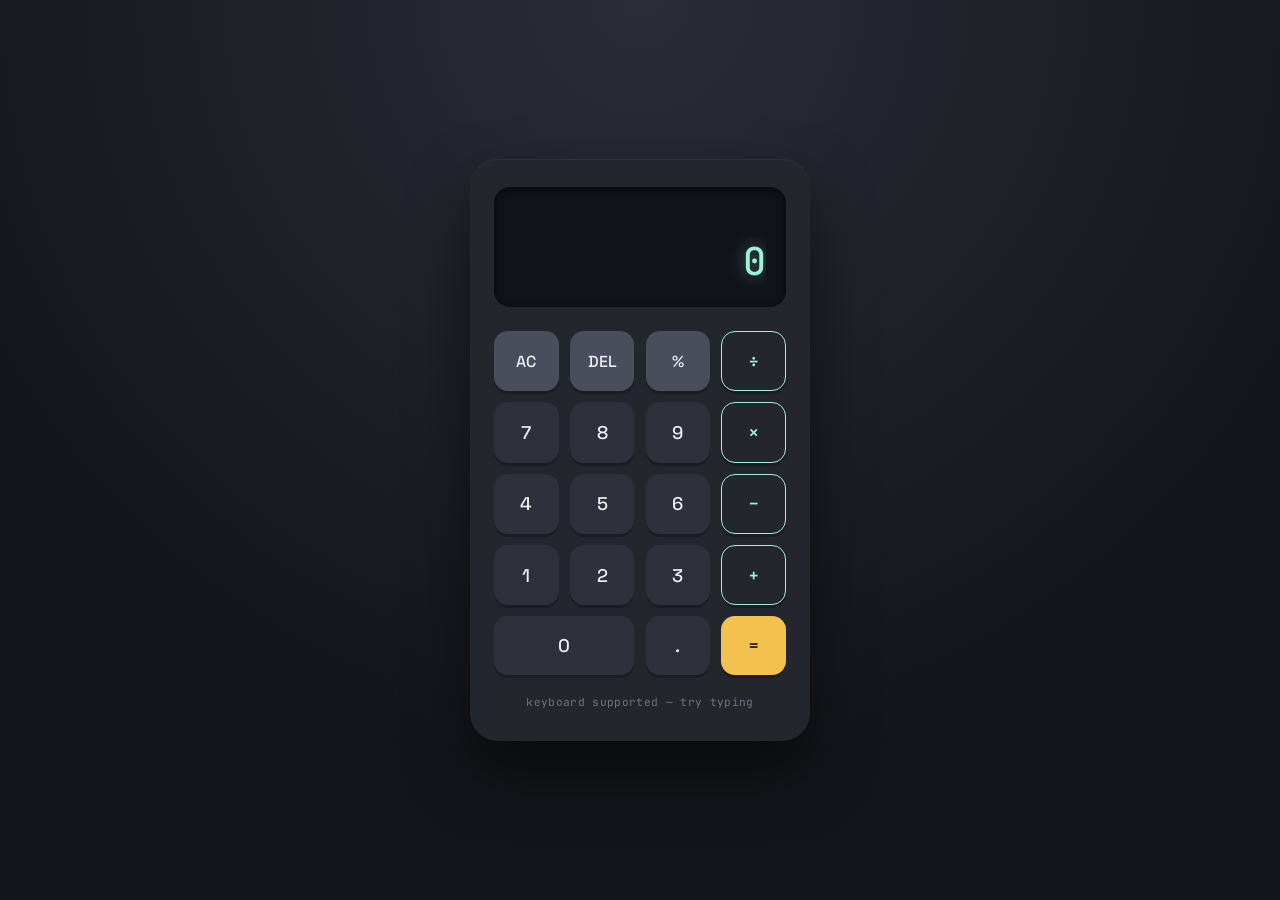
<file: Task2/index.html>
<!DOCTYPE html>
<html lang="en">
<head>
<meta charset="UTF-8">
<meta name="viewport" content="width=device-width, initial-scale=1.0">
<title>Calculator</title>
<link rel="preconnect" href="https://fonts.googleapis.com">
<link href="https://fonts.googleapis.com/css2?family=Space+Grotesk:wght@500;700&family=JetBrains+Mono:wght@400;500&display=swap" rel="stylesheet">
<link rel="stylesheet" href="style.css">
</head>
<body>

<div class="calculator">

  <div class="display">
    <div class="history mono" id="history"></div>
    <div class="result mono" id="result">0</div>
  </div>

  <div class="keys">
    <button class="key key-fn" data-action="clear">AC</button>
    <button class="key key-fn" data-action="delete">DEL</button>
    <button class="key key-fn" data-action="percent">%</button>
    <button class="key key-op" data-action="divide">÷</button>

    <button class="key" data-num="7">7</button>
    <button class="key" data-num="8">8</button>
    <button class="key" data-num="9">9</button>
    <button class="key key-op" data-action="multiply">×</button>

    <button class="key" data-num="4">4</button>
    <button class="key" data-num="5">5</button>
    <button class="key" data-num="6">6</button>
    <button class="key key-op" data-action="subtract">−</button>

    <button class="key" data-num="1">1</button>
    <button class="key" data-num="2">2</button>
    <button class="key" data-num="3">3</button>
    <button class="key key-op" data-action="add">+</button>

    <button class="key key-zero" data-num="0">0</button>
    <button class="key" data-num=".">.</button>
    <button class="key key-equals" data-action="equals">=</button>
  </div>

  <p class="hint mono">keyboard supported — try typing</p>
</div>

<script src="script.js"></script>
</body>
</html>
</file>
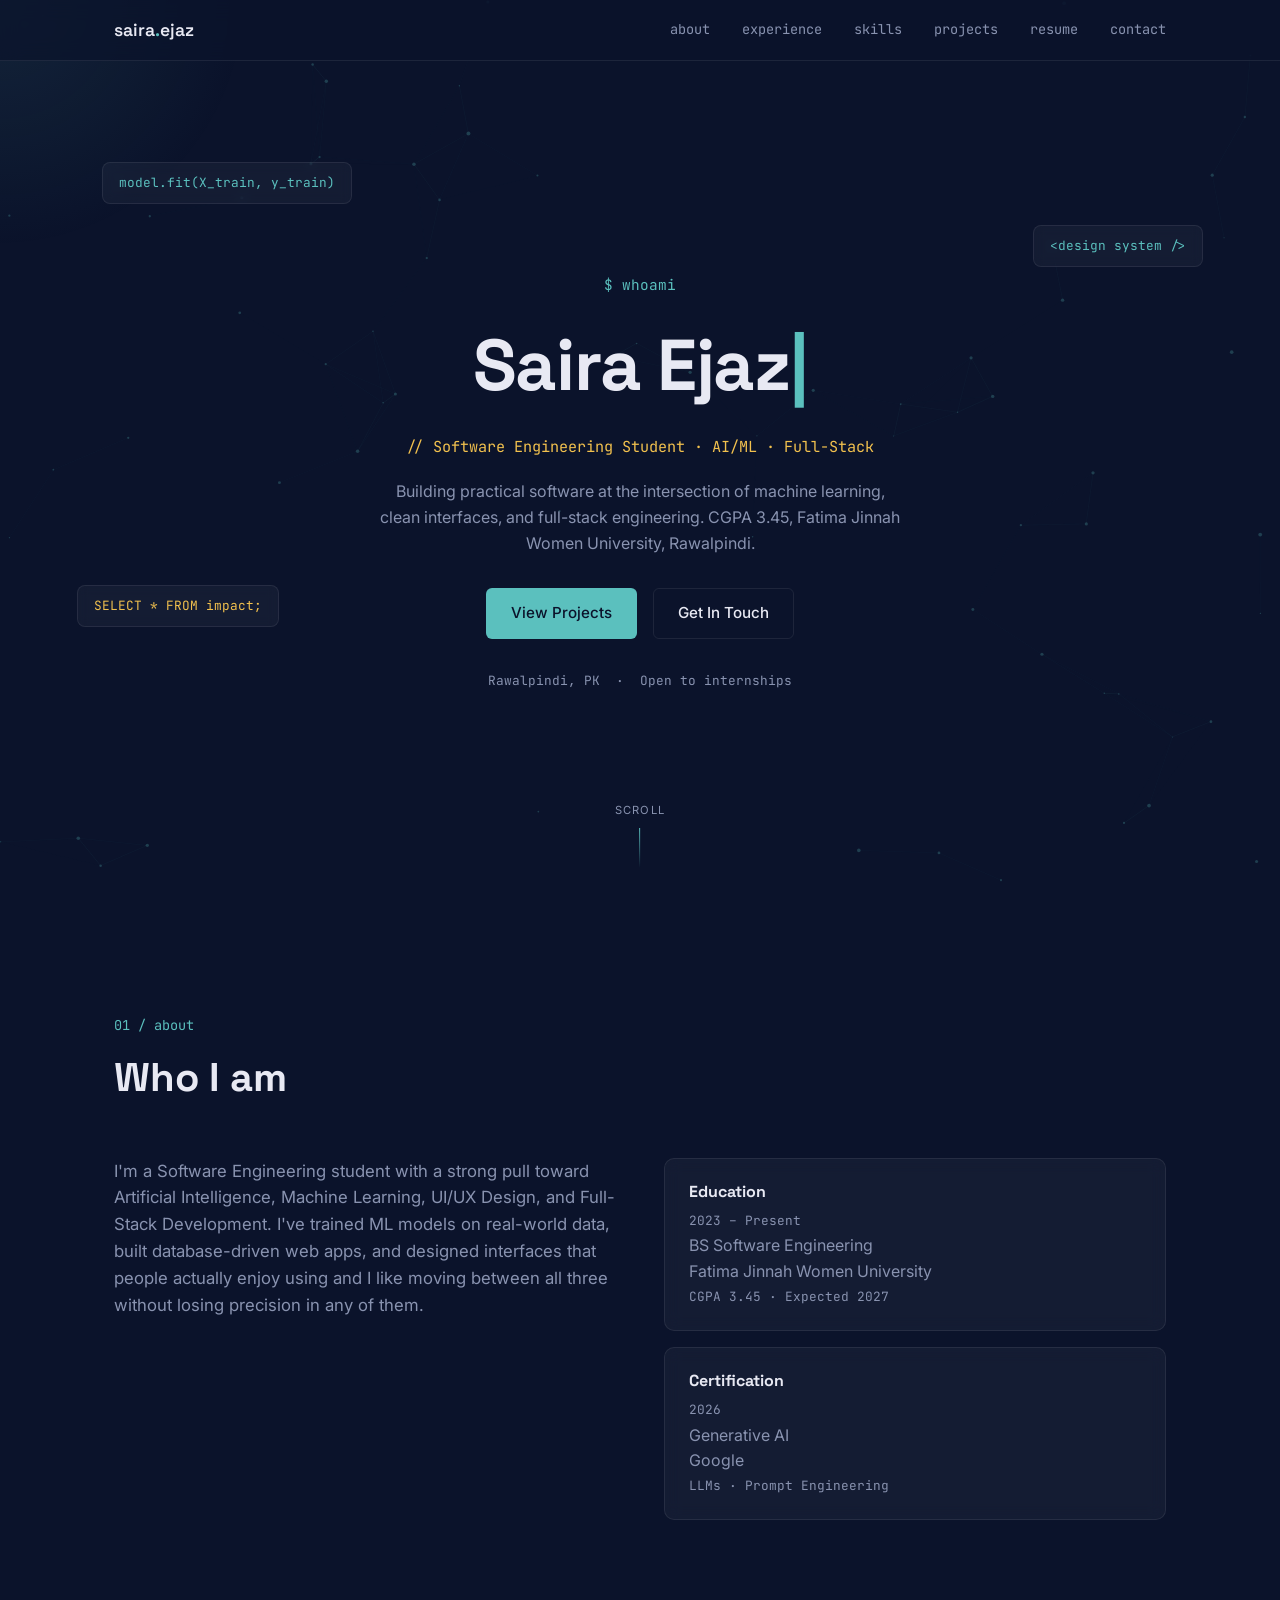
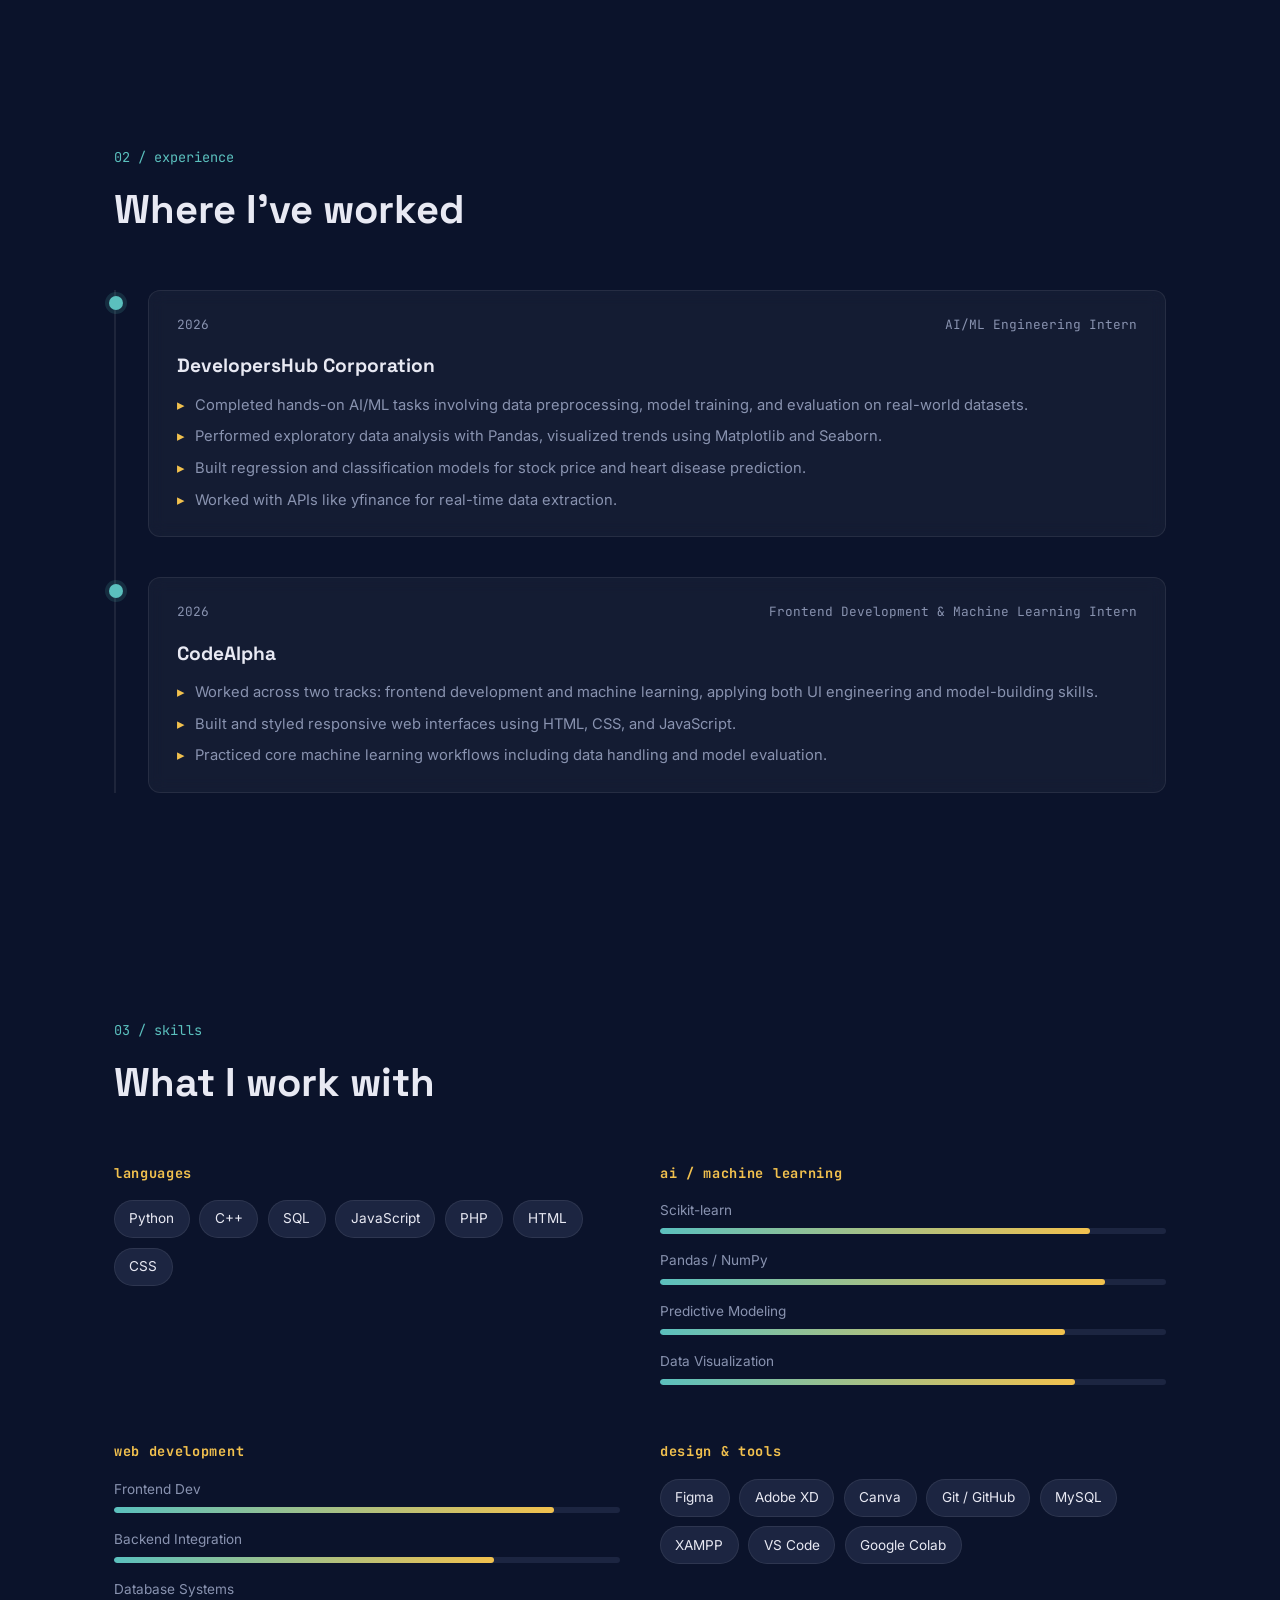
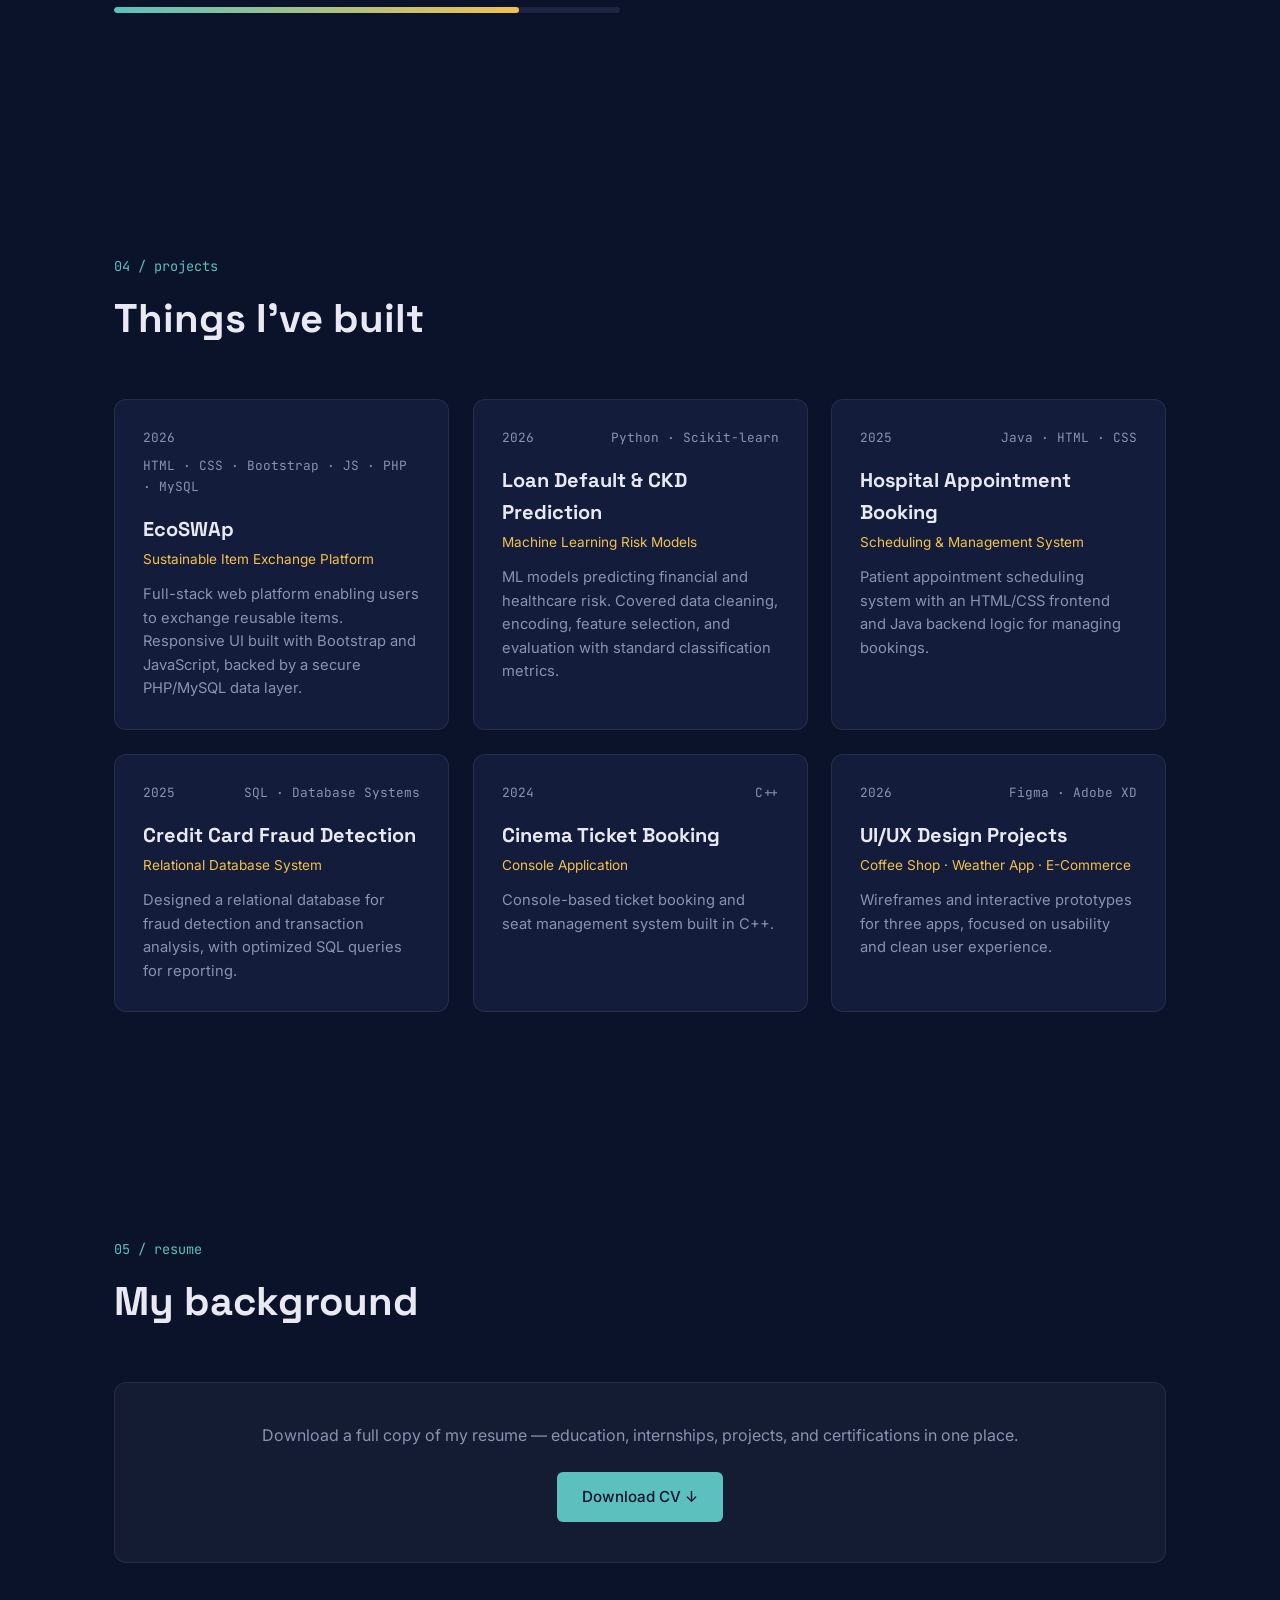
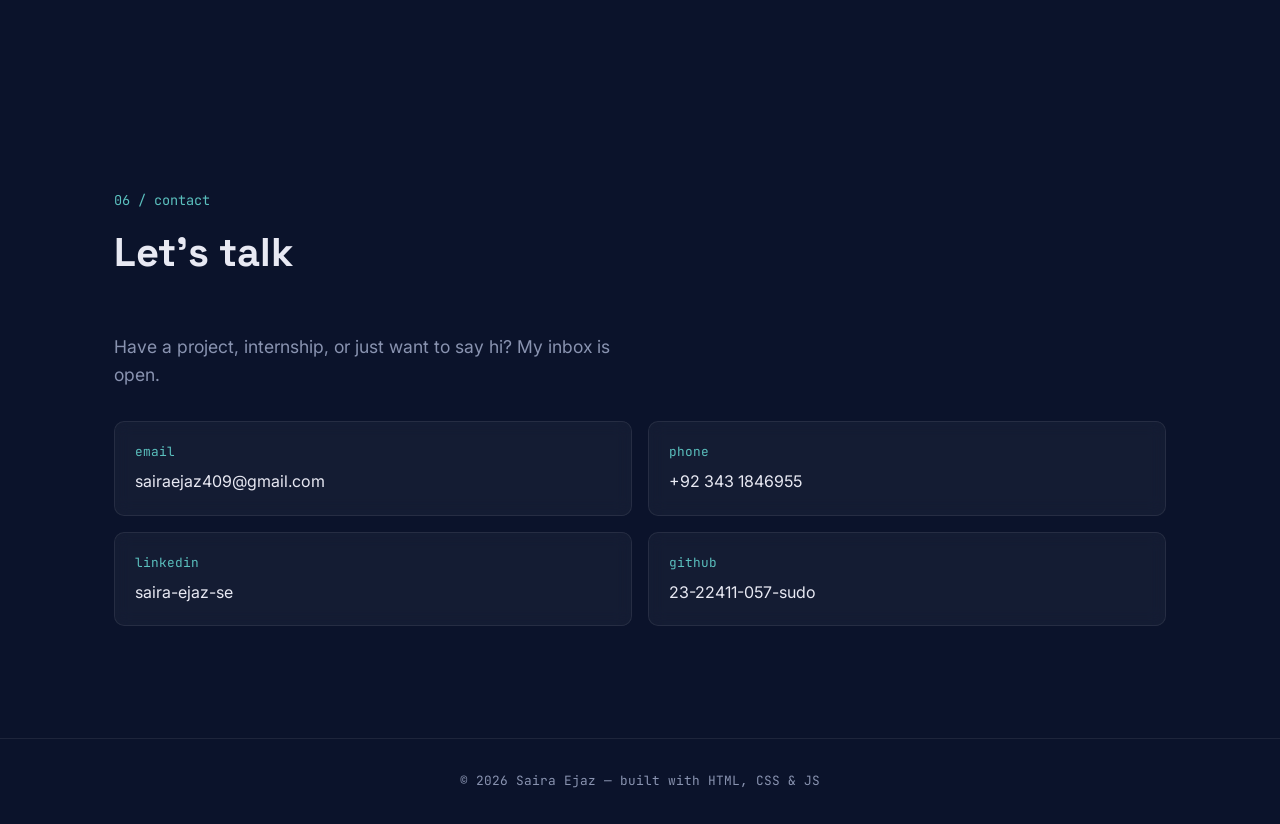
<file: Task3/index.html>
<!DOCTYPE html>
<html lang="en">
<head>
<meta charset="UTF-8">
<meta name="viewport" content="width=device-width, initial-scale=1.0">
<title>Saira Ejaz — Software Engineer</title>
<link rel="preconnect" href="https://fonts.googleapis.com">
<link href="https://fonts.googleapis.com/css2?family=Space+Grotesk:wght@400;500;600;700&family=Inter:wght@400;500;600&family=JetBrains+Mono:wght@400;500&display=swap" rel="stylesheet">
<link rel="stylesheet" href="style.css">
</head>
<body>

<div class="progress-bar" id="progressBar"></div>
<canvas id="particles"></canvas>
<div class="cursor-glow"></div>

<nav id="navbar">
  <div class="nav-inner">
    <span class="logo">saira<span class="dot">.</span>ejaz</span>
    <ul class="nav-links">
      <li><a href="#about">about</a></li>
      <li><a href="#experience">experience</a></li>
      <li><a href="#skills">skills</a></li>
      <li><a href="#projects">projects</a></li>
      <li><a href="#resume">resume</a></li>
      <li><a href="#contact">contact</a></li>
    </ul>
    <button class="nav-toggle" id="navToggle" aria-label="Toggle menu">
      <span></span><span></span><span></span>
    </button>
  </div>
</nav>

<!-- HERO -->
<header class="hero">
  <div class="hero-inner">
    <p class="eyebrow mono fade-in" style="--d:0s">$ whoami</p>
    <h1 class="hero-title">
      <span id="typedName"></span><span class="caret">|</span>
    </h1>
    <p class="hero-role mono fade-in" style="--d:.9s">// Software Engineering Student · AI/ML · Full-Stack</p>
    <p class="hero-desc fade-in" style="--d:1.1s">
      Building practical software at the intersection of machine learning,
      clean interfaces, and full-stack engineering. CGPA 3.45, Fatima Jinnah
      Women University, Rawalpindi.
    </p>
    <div class="hero-cta fade-in" style="--d:1.3s">
      <a href="#projects" class="btn btn-primary magnetic">View Projects</a>
      <a href="#contact" class="btn btn-ghost magnetic">Get In Touch</a>
    </div>
    <div class="hero-meta mono fade-in" style="--d:1.5s">
      <span>Rawalpindi, PK</span>
      <span class="sep">·</span>
      <span>Open to internships</span>
    </div>
  </div>

  <div class="floating-card card-1">
    <p class="mono small">model.fit(X_train, y_train)</p>
  </div>
  <div class="floating-card card-2">
    <p class="mono small">SELECT * FROM impact;</p>
  </div>
  <div class="floating-card card-3">
    <p class="mono small">&lt;design system /&gt;</p>
  </div>

  <div class="scroll-hint">
    <span>scroll</span>
    <div class="scroll-line"></div>
  </div>
</header>

<!-- ABOUT -->
<section id="about" class="section reveal">
  <div class="section-head">
    <span class="tag mono">01 / about</span>
    <h2>Who I am</h2>
  </div>
  <div class="about-grid">
    <p class="about-text">
      I'm a Software Engineering student with a strong pull toward Artificial
      Intelligence, Machine Learning, UI/UX Design, and Full-Stack Development.
      I've trained ML models on real-world data, built database-driven web apps,
      and designed interfaces that people actually enjoy using and I like
      moving between all three without losing precision in any of them.
    </p>
    <div class="about-cards">
      <div class="info-card glass">
        <h3>Education</h3>
        <p class="mono small">2023 – Present</p>
        <p>BS Software Engineering<br>Fatima Jinnah Women University</p>
        <p class="mono small accent">CGPA 3.45 · Expected 2027</p>
      </div>
      <div class="info-card glass">
        <h3>Certification</h3>
        <p class="mono small">2026</p>
        <p>Generative AI<br>Google</p>
        <p class="mono small accent">LLMs · Prompt Engineering</p>
      </div>
    </div>
  </div>
</section>

<!-- EXPERIENCE TIMELINE -->
<section id="experience" class="section reveal">
  <div class="section-head">
    <span class="tag mono">02 / experience</span>
    <h2>Where I've worked</h2>
  </div>

  <div class="timeline">

    <div class="timeline-item">
      <div class="timeline-dot"></div>
      <div class="timeline-content glass">
        <div class="project-top">
          <span class="mono small">2026</span>
          <span class="project-stack mono small">AI/ML Engineering Intern</span>
        </div>
        <h3>DevelopersHub Corporation</h3>
        <ul>
          <li>Completed hands-on AI/ML tasks involving data preprocessing, model training, and evaluation on real-world datasets.</li>
          <li>Performed exploratory data analysis with Pandas, visualized trends using Matplotlib and Seaborn.</li>
          <li>Built regression and classification models for stock price and heart disease prediction.</li>
          <li>Worked with APIs like yfinance for real-time data extraction.</li>
        </ul>
      </div>
    </div>

    <div class="timeline-item">
      <div class="timeline-dot"></div>
      <div class="timeline-content glass">
        <div class="project-top">
          <span class="mono small">2026</span>
          <span class="project-stack mono small">Frontend Development & Machine Learning Intern</span>
        </div>
        <h3>CodeAlpha</h3>
        <ul>
          <li>Worked across two tracks: frontend development and machine learning, applying both UI engineering and model-building skills.</li>
          <li>Built and styled responsive web interfaces using HTML, CSS, and JavaScript.</li>
          <li>Practiced core machine learning workflows including data handling and model evaluation.</li>
        </ul>
      </div>
    </div>

  </div>
</section>

<!-- SKILLS -->
<section id="skills" class="section reveal">
  <div class="section-head">
    <span class="tag mono">03 / skills</span>
    <h2>What I work with</h2>
  </div>

  <div class="skills-grid">

    <div class="skill-block">
      <h3 class="mono">languages</h3>
      <div class="chip-row">
        <span class="chip">Python</span>
        <span class="chip">C++</span>
        <span class="chip">SQL</span>
        <span class="chip">JavaScript</span>
        <span class="chip">PHP</span>
        <span class="chip">HTML</span>
        <span class="chip">CSS</span>
      </div>
    </div>

    <div class="skill-block">
      <h3 class="mono">ai / machine learning</h3>
      <div class="bar"><span class="bar-label">Scikit-learn</span><div class="bar-track"><div class="bar-fill" style="--val:85%"></div></div></div>
      <div class="bar"><span class="bar-label">Pandas / NumPy</span><div class="bar-track"><div class="bar-fill" style="--val:88%"></div></div></div>
      <div class="bar"><span class="bar-label">Predictive Modeling</span><div class="bar-track"><div class="bar-fill" style="--val:80%"></div></div></div>
      <div class="bar"><span class="bar-label">Data Visualization</span><div class="bar-track"><div class="bar-fill" style="--val:82%"></div></div></div>
    </div>

    <div class="skill-block">
      <h3 class="mono">web development</h3>
      <div class="bar"><span class="bar-label">Frontend Dev</span><div class="bar-track"><div class="bar-fill" style="--val:87%"></div></div></div>
      <div class="bar"><span class="bar-label">Backend Integration</span><div class="bar-track"><div class="bar-fill" style="--val:75%"></div></div></div>
      <div class="bar"><span class="bar-label">Database Systems</span><div class="bar-track"><div class="bar-fill" style="--val:80%"></div></div></div>
    </div>

    <div class="skill-block">
      <h3 class="mono">design & tools</h3>
      <div class="chip-row">
        <span class="chip">Figma</span>
        <span class="chip">Adobe XD</span>
        <span class="chip">Canva</span>
        <span class="chip">Git / GitHub</span>
        <span class="chip">MySQL</span>
        <span class="chip">XAMPP</span>
        <span class="chip">VS Code</span>
        <span class="chip">Google Colab</span>
      </div>
    </div>

  </div>
</section>

<!-- PROJECTS -->
<section id="projects" class="section reveal">
  <div class="section-head">
    <span class="tag mono">04 / projects</span>
    <h2>Things I've built</h2>
  </div>

  <div class="project-grid">

    <article class="project-card tilt">
      <div class="project-top">
        <span class="mono small">2026</span>
        <span class="project-stack mono small">HTML · CSS · Bootstrap · JS · PHP · MySQL</span>
      </div>
      <h3>EcoSWAp</h3>
      <p class="project-sub">Sustainable Item Exchange Platform</p>
      <p>Full-stack web platform enabling users to exchange reusable items.
      Responsive UI built with Bootstrap and JavaScript, backed by a secure
      PHP/MySQL data layer.</p>
    </article>

    <article class="project-card tilt">
      <div class="project-top">
        <span class="mono small">2026</span>
        <span class="project-stack mono small">Python · Scikit-learn</span>
      </div>
      <h3>Loan Default & CKD Prediction</h3>
      <p class="project-sub">Machine Learning Risk Models</p>
      <p>ML models predicting financial and healthcare risk. Covered data
      cleaning, encoding, feature selection, and evaluation with standard
      classification metrics.</p>
    </article>

    <article class="project-card tilt">
      <div class="project-top">
        <span class="mono small">2025</span>
        <span class="project-stack mono small">Java · HTML · CSS</span>
      </div>
      <h3>Hospital Appointment Booking</h3>
      <p class="project-sub">Scheduling & Management System</p>
      <p>Patient appointment scheduling system with an HTML/CSS frontend and
      Java backend logic for managing bookings.</p>
    </article>

    <article class="project-card tilt">
      <div class="project-top">
        <span class="mono small">2025</span>
        <span class="project-stack mono small">SQL · Database Systems</span>
      </div>
      <h3>Credit Card Fraud Detection</h3>
      <p class="project-sub">Relational Database System</p>
      <p>Designed a relational database for fraud detection and transaction
      analysis, with optimized SQL queries for reporting.</p>
    </article>

    <article class="project-card tilt">
      <div class="project-top">
        <span class="mono small">2024</span>
        <span class="project-stack mono small">C++</span>
      </div>
      <h3>Cinema Ticket Booking</h3>
      <p class="project-sub">Console Application</p>
      <p>Console-based ticket booking and seat management system built in C++.</p>
    </article>

    <article class="project-card tilt">
      <div class="project-top">
        <span class="mono small">2026</span>
        <span class="project-stack mono small">Figma · Adobe XD</span>
      </div>
      <h3>UI/UX Design Projects</h3>
      <p class="project-sub">Coffee Shop · Weather App · E-Commerce</p>
      <p>Wireframes and interactive prototypes for three apps, focused on
      usability and clean user experience.</p>
    </article>

  </div>
</section>

<!-- RESUME -->
<section id="resume" class="section reveal resume-section">
  <div class="section-head">
    <span class="tag mono">05 / resume</span>
    <h2>My background</h2>
  </div>
  <div class="resume-box glass">
    <p>Download a full copy of my resume — education, internships, projects,
    and certifications in one place.</p>
    <a href="SairaEjaz_Cv.pdf" download class="btn btn-primary magnetic">Download CV ↓</a>
  </div>
</section>

<!-- CONTACT -->
<section id="contact" class="section reveal contact-section">
  <div class="section-head">
    <span class="tag mono">06 / contact</span>
    <h2>Let's talk</h2>
  </div>
  <div class="contact-grid">
    <p class="contact-intro">
      Have a project, internship, or just want to say hi? My inbox is open.
    </p>
    <div class="contact-links">
      <a href="mailto:sairaejaz409@gmail.com" class="contact-link glass">
        <span class="mono small">email</span>
        <span>sairaejaz409@gmail.com</span>
      </a>
      <a href="tel:+923431846955" class="contact-link glass">
        <span class="mono small">phone</span>
        <span>+92 343 1846955</span>
      </a>
      <a href="https://linkedin.com/in/saira-ejaz-se" target="_blank" rel="noopener" class="contact-link glass">
        <span class="mono small">linkedin</span>
        <span>saira-ejaz-se</span>
      </a>
      <a href="https://github.com/23-22411-057-sudo" target="_blank" rel="noopener" class="contact-link glass">
        <span class="mono small">github</span>
        <span>23-22411-057-sudo</span>
      </a>
    </div>
  </div>
</section>

<footer class="footer">
  <p class="mono small">© <span id="year"></span> Saira Ejaz — built with HTML, CSS & JS</p>
</footer>

<script src="script.js"></script>
</body>
</html>
</file>
<file: Task2/style.css>
:root{
  --bg: #1B1D23;
  --case: #24262E;
  --display-bg: #11131A;
  --display-glow: #9EF0D6;
  --text: #ECEDF1;
  --muted: #6E7280;
  --key-bg: #2E313B;
  --key-bg-hover: #3A3E4A;
  --op: #9EF0D6;
  --op-text: #0F1410;
  --equals: #F2C14E;
  --equals-text: #1B1D23;
  --fn: #4A4E5C;
}

*{ margin:0; padding:0; box-sizing:border-box; }

body{
  min-height:100vh;
  display:flex;
  align-items:center;
  justify-content:center;
  background: radial-gradient(circle at 50% 0%, #2A2D38, #14151A 70%);
  font-family: 'Space Grotesk', sans-serif;
  color: var(--text);
  padding:1.5rem;
}

.mono{ font-family: 'JetBrains Mono', monospace; }

.calculator{
  width: 340px;
  background: var(--case);
  border-radius: 28px;
  padding: 1.75rem 1.5rem 2rem;
  box-shadow:
    0 30px 60px rgba(0,0,0,0.5),
    inset 0 1px 0 rgba(255,255,255,0.05);
}

.display{
  background: var(--display-bg);
  border-radius: 16px;
  padding: 1.5rem 1.25rem 1.25rem;
  margin-bottom: 1.5rem;
  text-align: right;
  box-shadow: inset 0 2px 8px rgba(0,0,0,0.6);
  min-height: 100px;
  display:flex;
  flex-direction:column;
  justify-content:flex-end;
  gap:0.4rem;
  overflow:hidden;
}

.history{
  color: var(--muted);
  font-size: 0.95rem;
  min-height: 1.2em;
  white-space: nowrap;
  overflow-x:auto;
}

.result{
  font-size: 2.4rem;
  font-weight: 500;
  color: var(--display-glow);
  text-shadow: 0 0 18px rgba(158,240,214,0.45);
  white-space: nowrap;
  overflow-x: auto;
  transition: opacity .1s;
}

.result.pulse{
  animation: pulse .25s ease;
}
@keyframes pulse{
  0%{ transform: scale(0.96); opacity:0.6; }
  100%{ transform: scale(1); opacity:1; }
}

.keys{
  display:grid;
  grid-template-columns: repeat(4, 1fr);
  gap: 0.7rem;
}

.key{
  background: var(--key-bg);
  border: none;
  border-radius: 14px;
  color: var(--text);
  font-family: 'Space Grotesk', sans-serif;
  font-size: 1.15rem;
  font-weight: 500;
  padding: 1.1rem 0;
  cursor: pointer;
  transition: background .15s, transform .1s, box-shadow .15s;
  box-shadow: 0 3px 0 rgba(0,0,0,0.25);
}
.key:hover{ background: var(--key-bg-hover); }
.key:active, .key.pressed{
  transform: translateY(2px);
  box-shadow: 0 1px 0 rgba(0,0,0,0.25);
}

.key-fn{
  background: var(--fn);
  font-size: 1rem;
}
.key-fn:hover{ background: #5A5E6E; }

.key-op{
  background: transparent;
  border: 1.5px solid var(--op);
  color: var(--op);
}
.key-op:hover{
  background: var(--op);
  color: var(--op-text);
}

.key-equals{
  background: var(--equals);
  color: var(--equals-text);
  grid-column: span 1;
}
.key-equals:hover{ background: #FFD56B; }

.key-zero{
  grid-column: span 2;
}

.hint{
  text-align:center;
  color: var(--muted);
  font-size: 0.7rem;
  margin-top: 1.25rem;
  letter-spacing: 0.03em;
}

@media (max-width: 380px){
  .calculator{ width: 92vw; }
}
</file>
<file: Task3/style.css>
:root{
  --bg: #0B132B;
  --surface: #131C3A;
  --surface-2: #1C2541;
  --text: #E8E9F3;
  --muted: #8993B0;
  --accent: #5BC0BE;
  --accent-2: #F2C14E;
  --border: rgba(255,255,255,0.08);
  --font-display: 'Space Grotesk', sans-serif;
  --font-body: 'Inter', sans-serif;
  --font-mono: 'JetBrains Mono', monospace;
}

*{ margin:0; padding:0; box-sizing:border-box; }
html{ scroll-behavior:smooth; }

body{
  background: var(--bg);
  color: var(--text);
  font-family: var(--font-body);
  line-height:1.6;
  overflow-x:hidden;
}

.mono{ font-family: var(--font-mono); }
.small{ font-size:0.8rem; }
.accent{ color: var(--accent); }
a{ color:inherit; text-decoration:none; }
::selection{ background: var(--accent); color: var(--bg); }

/* progress bar */
.progress-bar{
  position:fixed; top:0; left:0;
  height:3px; width:0%;
  background: linear-gradient(90deg, var(--accent), var(--accent-2));
  z-index:200;
  transition: width .1s linear;
}

/* particle canvas */
#particles{
  position:fixed; top:0; left:0;
  width:100%; height:100%;
  z-index:0; pointer-events:none;
  opacity:0.5;
}

/* cursor glow */
.cursor-glow{
  position:fixed; top:0; left:0;
  width:500px; height:500px;
  background: radial-gradient(circle, rgba(91,192,190,0.10), transparent 70%);
  border-radius:50%;
  pointer-events:none;
  transform: translate(-50%,-50%);
  z-index:1;
  transition: opacity .3s;
}

/* glassmorphism helper */
.glass{
  background: rgba(255,255,255,0.04);
  border:1px solid var(--border);
  backdrop-filter: blur(8px);
}

/* fade-in utility (hero) */
.fade-in{
  opacity:0;
  animation: fadeUp .8s ease forwards;
  animation-delay: var(--d, 0s);
}
@keyframes fadeUp{
  from{ opacity:0; transform: translateY(16px); }
  to{ opacity:1; transform: translateY(0); }
}

/* NAVBAR */
#navbar{
  position:fixed; top:0; left:0; right:0;
  z-index:100;
  background: rgba(11,19,43,0.7);
  backdrop-filter: blur(10px);
  border-bottom:1px solid var(--border);
  transition: background .3s;
}
.nav-inner{
  max-width:1100px; margin:0 auto;
  display:flex; align-items:center; justify-content:space-between;
  padding:1rem 1.5rem;
}
.logo{ font-family: var(--font-display); font-weight:600; font-size:1.1rem; }
.logo .dot{ color: var(--accent); }
.nav-links{
  display:flex; gap:2rem; list-style:none;
  font-family: var(--font-mono); font-size:0.85rem;
}
.nav-links a{ color: var(--muted); position:relative; transition: color .25s; }
.nav-links a::after{
  content:''; position:absolute; left:0; bottom:-6px;
  width:0; height:1px; background: var(--accent);
  transition: width .25s;
}
.nav-links a:hover{ color: var(--text); }
.nav-links a:hover::after{ width:100%; }

.nav-toggle{ display:none; flex-direction:column; gap:5px; background:none; border:none; cursor:pointer; }
.nav-toggle span{ width:24px; height:2px; background: var(--text); transition: transform .25s, opacity .25s; }
.nav-toggle.open span:nth-child(1){ transform: translateY(7px) rotate(45deg); }
.nav-toggle.open span:nth-child(2){ opacity:0; }
.nav-toggle.open span:nth-child(3){ transform: translateY(-7px) rotate(-45deg); }

/* HERO */
.hero{
  min-height:100vh;
  display:flex; flex-direction:column;
  align-items:center; justify-content:center;
  text-align:center;
  position:relative;
  padding:6rem 1.5rem 2rem;
  overflow:hidden;
}
.hero-inner{ max-width:700px; position:relative; z-index:2; }
.eyebrow{ color: var(--accent); margin-bottom:0.75rem; font-size:0.9rem; }
.hero-title{
  font-family: var(--font-display);
  font-size: clamp(2.5rem, 7vw, 4.5rem);
  font-weight:700;
  letter-spacing:-0.02em;
  min-height: 1.2em;
}
.caret{ display:inline-block; color: var(--accent); animation: blink 1s steps(1) infinite; }
@keyframes blink{ 50%{ opacity:0; } }
.hero-role{ color: var(--accent-2); margin:0.75rem 0 1.25rem; font-size:0.95rem; }
.hero-desc{ color: var(--muted); max-width:520px; margin:0 auto 2rem; }
.hero-cta{ display:flex; gap:1rem; justify-content:center; flex-wrap:wrap; margin-bottom:2rem; }
.hero-meta{ color: var(--muted); font-size:0.8rem; }
.hero-meta .sep{ margin:0 0.5rem; }

/* floating decorative code cards */
.floating-card{
  position:absolute;
  background: rgba(255,255,255,0.04);
  border:1px solid var(--border);
  border-radius:8px;
  padding:0.6rem 1rem;
  backdrop-filter: blur(6px);
  color: var(--accent);
  z-index:1;
  animation: float 6s ease-in-out infinite;
  display:none;
}
.card-1{ top:18%; left:8%; animation-delay:0s; }
.card-2{ top:65%; left:6%; animation-delay:1.5s; color: var(--accent-2); }
.card-3{ top:25%; right:6%; animation-delay:0.8s; }
@media (min-width:900px){ .floating-card{ display:block; } }
@keyframes float{
  0%,100%{ transform: translateY(0) rotate(-2deg); }
  50%{ transform: translateY(-18px) rotate(2deg); }
}

.btn{
  display:inline-block; position:relative;
  padding:0.75rem 1.5rem; border-radius:6px;
  font-weight:500; font-size:0.95rem;
  transition: transform .2s, box-shadow .2s, background .2s, color .2s;
  border:1px solid transparent;
}
.btn-primary{ background: var(--accent); color: var(--bg); }
.btn-primary:hover{ transform: translateY(-2px); box-shadow: 0 8px 24px rgba(91,192,190,0.35); }
.btn-ghost{ border-color: var(--border); color: var(--text); }
.btn-ghost:hover{ border-color: var(--accent); color: var(--accent); transform: translateY(-2px); }

.scroll-hint{
  position:absolute; bottom:2rem; left:50%; transform:translateX(-50%);
  display:flex; flex-direction:column; align-items:center; gap:0.5rem;
  color: var(--muted); font-size:0.7rem; letter-spacing:0.1em; text-transform:uppercase;
  z-index:2;
}
.scroll-line{ width:1px; height:40px; background: linear-gradient(to bottom, var(--accent), transparent); animation: scrollPulse 2s ease-in-out infinite; }
@keyframes scrollPulse{ 0%,100%{ opacity:0.3; } 50%{ opacity:1; } }

/* SECTIONS */
.section{
  max-width:1100px; margin:0 auto; padding:7rem 1.5rem;
  opacity:0; transform: translateY(30px);
  transition: opacity .7s ease, transform .7s ease;
  position:relative; z-index:2;
}
.section.visible{ opacity:1; transform:translateY(0); }
.section-head{ margin-bottom:3rem; }
.tag{ color: var(--accent); font-size:0.85rem; }
.section-head h2{ font-family: var(--font-display); font-size: clamp(1.8rem, 4vw, 2.5rem); margin-top:0.5rem; }

/* ABOUT */
.about-grid{ display:grid; grid-template-columns: 1fr 1fr; gap:3rem; align-items:start; }
.about-text{ color: var(--muted); font-size:1.05rem; }
.about-cards{ display:grid; gap:1rem; }
.info-card{ border-radius:10px; padding:1.25rem 1.5rem; transition: border-color .25s, transform .25s; }
.info-card:hover{ border-color: var(--accent); transform: translateX(4px); }
.info-card h3{ font-family: var(--font-display); font-size:1rem; margin-bottom:0.4rem; }
.info-card p{ margin:0.15rem 0; color: var(--muted); }

/* TIMELINE */
.timeline{ position:relative; padding-left:2rem; border-left:2px solid var(--border); }
.timeline-item{ position:relative; margin-bottom:2.5rem; }
.timeline-item:last-child{ margin-bottom:0; }
.timeline-dot{
  position:absolute; left:-2.45rem; top:0.4rem;
  width:14px; height:14px; border-radius:50%;
  background: var(--accent);
  box-shadow:0 0 0 4px rgba(91,192,190,0.15);
}
.timeline-content{ border-radius:12px; padding:1.5rem 1.75rem; transition: transform .3s, border-color .3s; }
.timeline-content:hover{ transform: translateX(6px); border-color: var(--accent); }
.timeline-content h3{ font-family: var(--font-display); font-size:1.2rem; margin:0.3rem 0 0.75rem; }
.timeline-content ul{ list-style:none; display:grid; gap:0.5rem; }
.timeline-content li{ color: var(--muted); font-size:0.92rem; padding-left:1.1rem; position:relative; }
.timeline-content li::before{ content:'▸'; position:absolute; left:0; color: var(--accent-2); }

/* SKILLS */
.skills-grid{ display:grid; grid-template-columns: repeat(2, 1fr); gap:2.5rem; }
.skill-block h3{ color: var(--accent-2); margin-bottom:1rem; font-size:0.85rem; letter-spacing:0.05em; }
.chip-row{ display:flex; flex-wrap:wrap; gap:0.6rem; }
.chip{
  background: var(--surface-2); border:1px solid var(--border);
  padding:0.45rem 0.9rem; border-radius:20px; font-size:0.85rem;
  transition: background .25s, border-color .25s, transform .2s;
}
.chip:hover{ background: var(--accent); color: var(--bg); transform: translateY(-2px) scale(1.05); }

.bar{ margin-bottom:1rem; }
.bar-label{ display:block; font-size:0.85rem; color: var(--muted); margin-bottom:0.4rem; }
.bar-track{ height:6px; background: var(--surface-2); border-radius:4px; overflow:hidden; }
.bar-fill{ height:100%; width:0; background: linear-gradient(90deg, var(--accent), var(--accent-2)); border-radius:4px; transition: width 1.2s ease; }
.bar-fill.animate{ width: var(--val); }

/* PROJECTS */
.project-grid{ display:grid; grid-template-columns: repeat(auto-fit, minmax(300px,1fr)); gap:1.5rem; }
.project-card{
  background: var(--surface); border:1px solid var(--border); border-radius:12px;
  padding:1.75rem; transition: transform .25s, box-shadow .3s, border-color .3s;
  transform-style: preserve-3d; will-change: transform;
}
.project-card:hover{ border-color: var(--accent); box-shadow: 0 20px 40px rgba(0,0,0,0.4); }
.project-top{ display:flex; justify-content:space-between; color: var(--muted); margin-bottom:1rem; flex-wrap:wrap; gap:0.5rem; }
.project-card h3{ font-family: var(--font-display); font-size:1.25rem; margin-bottom:0.25rem; }
.project-sub{ color: var(--accent-2); font-size:0.85rem; margin-bottom:0.75rem; }
.project-card p:last-child{ color: var(--muted); font-size:0.92rem; }

/* RESUME */
.resume-box{ border-radius:12px; padding:2.5rem; text-align:center; }
.resume-box p{ color: var(--muted); margin-bottom:1.5rem; }

/* CONTACT */
.contact-grid{ display:grid; gap:2rem; }
.contact-intro{ color: var(--muted); font-size:1.1rem; max-width:500px; }
.contact-links{ display:grid; grid-template-columns: repeat(2,1fr); gap:1rem; }
.contact-link{ border-radius:10px; padding:1.25rem; display:flex; flex-direction:column; gap:0.4rem; transition: border-color .25s, transform .25s; }
.contact-link span:first-child{ color: var(--accent); }
.contact-link:hover{ border-color: var(--accent); transform: translateY(-3px); }

/* FOOTER */
.footer{ text-align:center; padding:2rem 1.5rem; color: var(--muted); border-top:1px solid var(--border); position:relative; z-index:2; }

/* RESPONSIVE */
@media (max-width: 768px){
  .nav-links{
    position:absolute; top:100%; left:0; right:0; flex-direction:column;
    background: var(--bg); padding:1.5rem; gap:1.25rem; border-bottom:1px solid var(--border);
    transform: translateY(-10px); opacity:0; pointer-events:none; transition: opacity .25s, transform .25s;
  }
  .nav-links.open{ opacity:1; pointer-events:auto; transform:translateY(0); }
  .nav-toggle{ display:flex; }
  .about-grid{ grid-template-columns:1fr; }
  .skills-grid{ grid-template-columns:1fr; }
  .contact-links{ grid-template-columns:1fr; }
  .timeline{ padding-left:1.5rem; }
  .timeline-dot{ left:-1.95rem; }
}

@media (prefers-reduced-motion: reduce){
  *{ animation:none !important; transition:none !important; }
  html{ scroll-behavior:auto; }
}

a:focus-visible, button:focus-visible{ outline:2px solid var(--accent); outline-offset:3px; }
</file>
